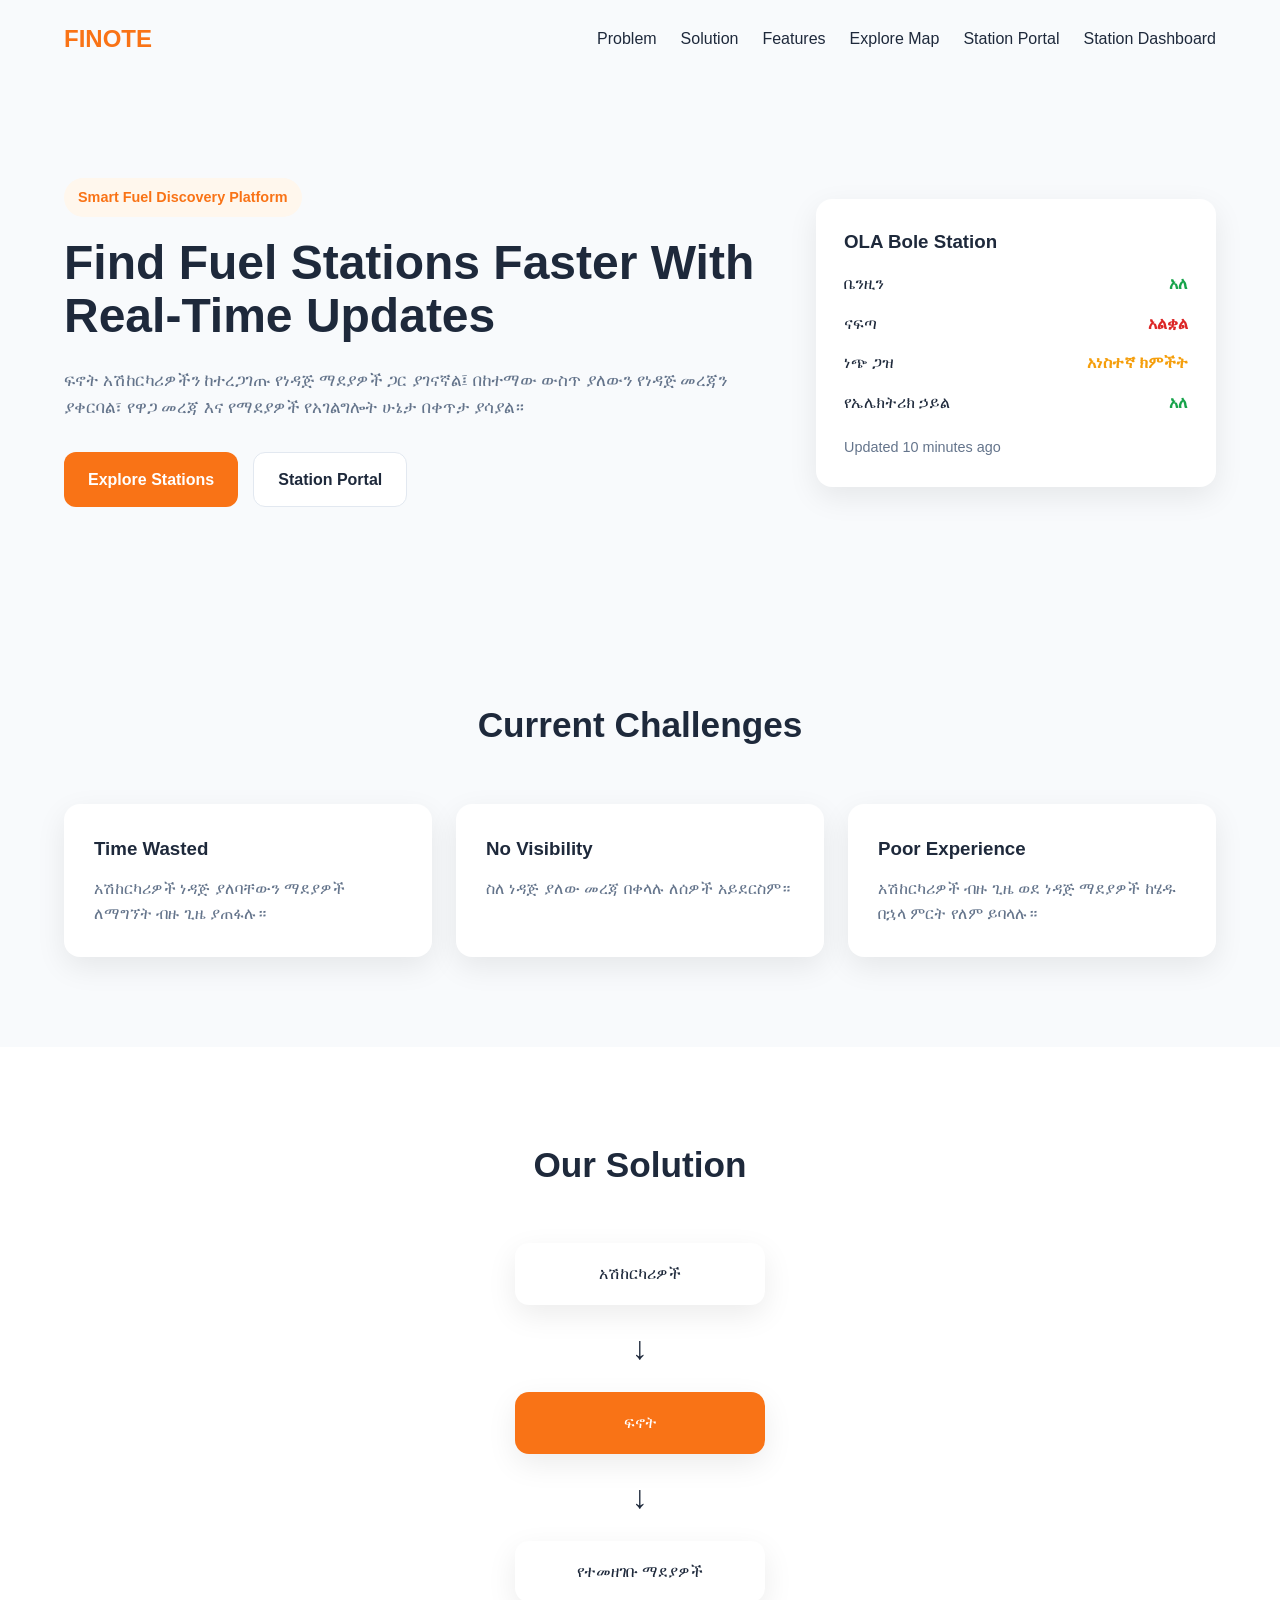
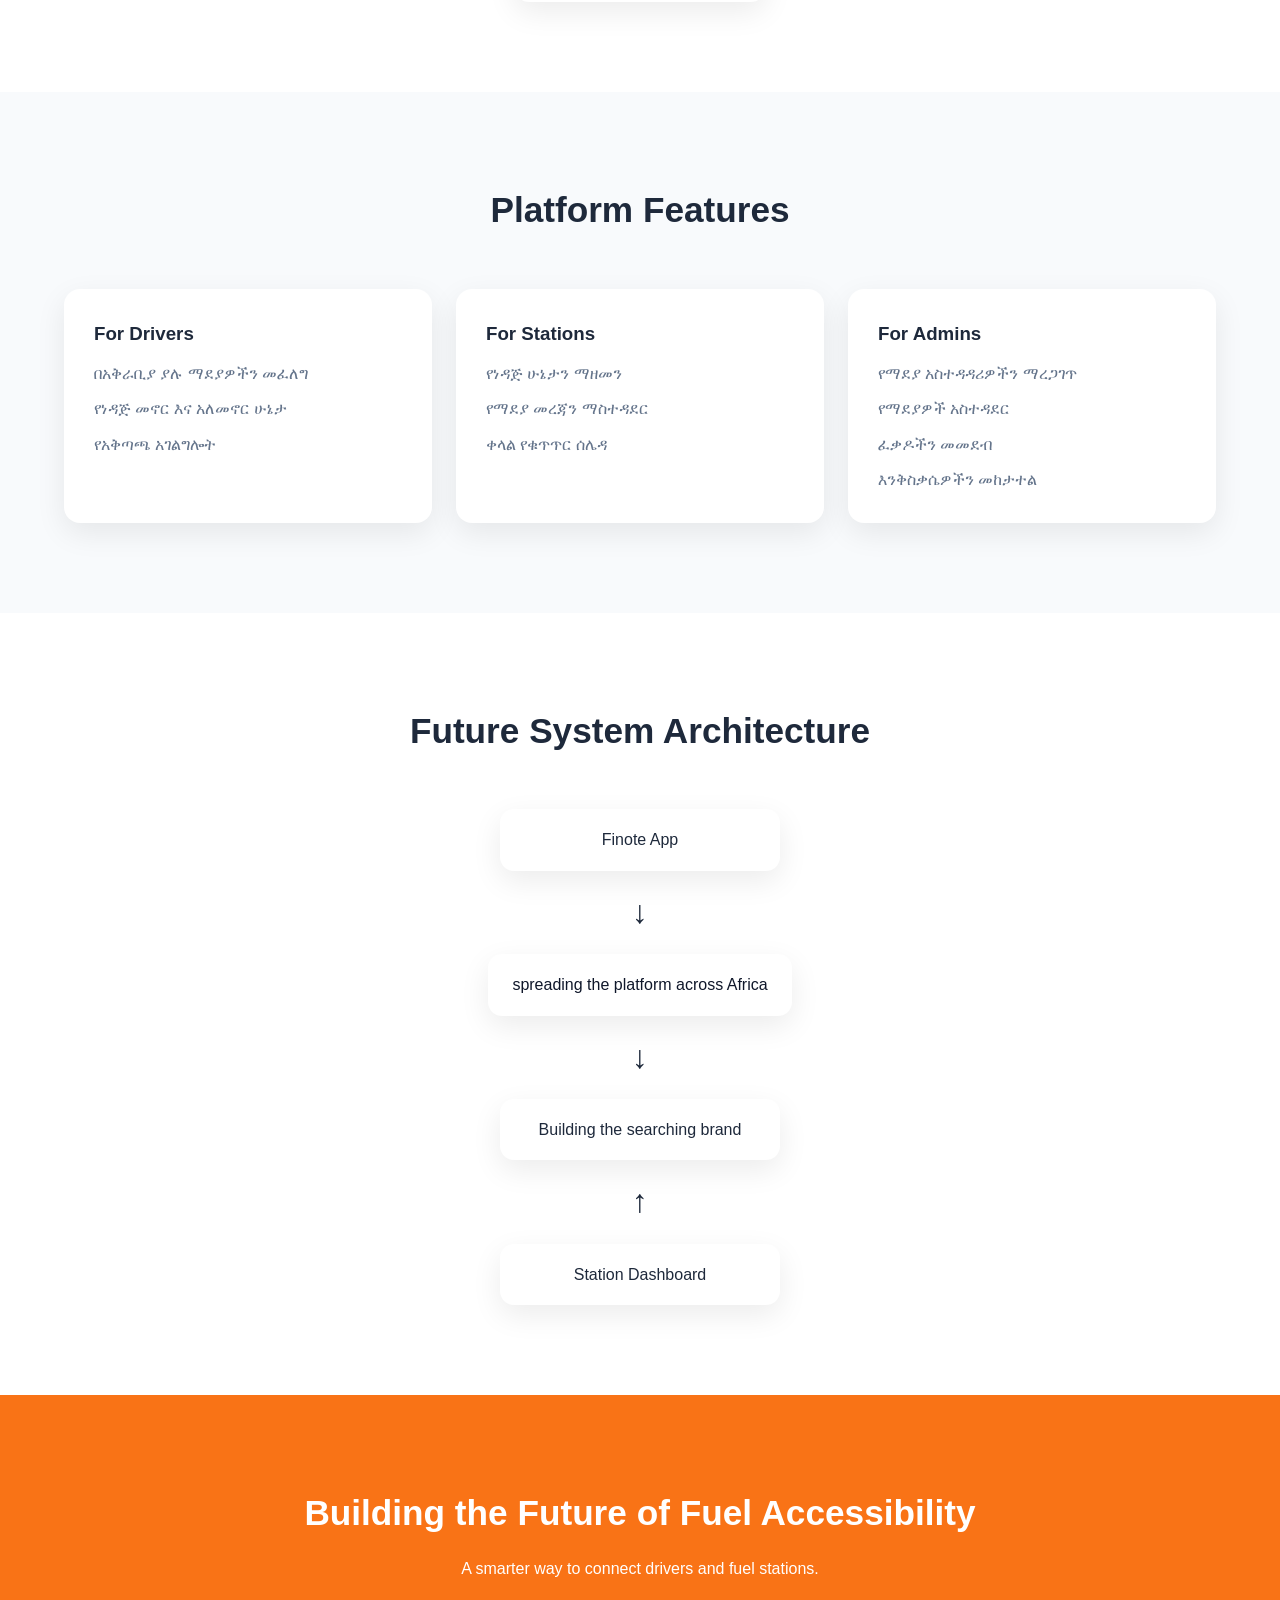
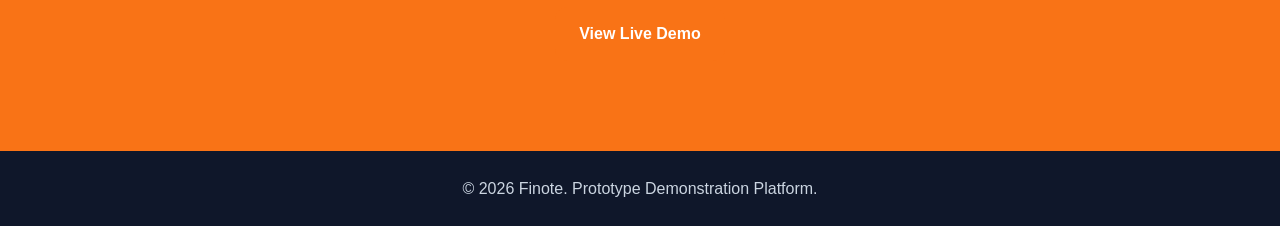
<file: index.html>
<!DOCTYPE html>

<html lang="en">
<head>
    <meta charset="UTF-8">
    <meta name="viewport" content="width=device-width, initial-scale=1.0">
    <title>Finote - Real-Time Fuel Availability Platform</title>


<link rel="stylesheet" href="css/style.css">


</head>
<body>


<!-- Navbar -->
<header class="navbar">
    <div class="container nav-container">

        <div class="logo">
            FINOTE
        </div>

        <nav class="nav-links">
            <a href="#problem">Problem</a>
            <a href="#solution">Solution</a>
            <a href="#features">Features</a>
            <a href="map.html">Explore Map</a>
            <a href="station-login.html">Station Portal</a>
             <a href="station-dashboard.html">Station Dashboard</a>
        </nav>

    </div>
</header>

<!-- Hero Section -->
<section class="hero">

    <div class="container hero-content">

        <div class="hero-text">

            <span class="badge">
                Smart Fuel Discovery Platform
            </span>

            <h1>
                Find Fuel Stations Faster With Real-Time Updates
            </h1>

            <p>
               ፍኖት አሽከርካሪዎችን ከተረጋገጡ የነዳጅ ማደያዎች 
               ጋር ያገናኛል፤ በከተማው ውስጥ ያለውን የነዳጅ መረጃን ያቀርባል፣ 
               የዋጋ መረጃ እና የማደያዎች የአገልግሎት ሁኔታ በቀጥታ ያሳያል።
            </p>

            <div class="hero-buttons">
                <a href="map.html" class="btn-primary">
                    Explore Stations
                </a>

                <a href="station-login.html" class="btn-secondary">
                    Station Portal
                </a>
            </div>

        </div>

        <div class="hero-card">

            <h3>OLA Bole Station</h3>

            <div class="status-item">
                <span>ቤንዚን</span>
                <span class="available">አለ</span>
            </div>

            <div class="status-item">
                <span>ናፍጣ</span>
                <span class="availablee">አልቋል</span>
            </div>

            <div class="status-item">
                <span>ነጭ ጋዝ</span>
                <span class="low-stock">አነስተኛ ክምችት</span>
            </div>

            <div class="status-item">
                <span>የኤሌክትሪክ ኃይል</span>
                <span class="available">አለ</span>
            </div>

            <p class="last-update">
                Updated 10 minutes ago
            </p>

        </div>

    </div>

</section>

<!-- Problem Section -->
<section id="problem" class="section">

    <div class="container">

        <h2>Current Challenges</h2>

        <div class="card-grid">

            <div class="card">
                <h3>Time Wasted</h3>
                <p>
                   አሽከርካሪዎች ነዳጅ ያለባቸውን ማደያዎች ለማግኘት ብዙ ጊዜ ያጠፋሉ።
                </p>
            </div>

            <div class="card">
                <h3>No Visibility</h3>
                <p>
                    ስለ ነዳጅ ያለው መረጃ በቀላሉ ለሰዎች አይደርስም።
                </p>
            </div>

            <div class="card">
                <h3>Poor Experience</h3>
                <p>
                    አሽከርካሪዎች ብዙ ጊዜ ወደ ነዳጅ ማደያዎች ከሄዱ በኋላ ምርት የለም ይባላሉ።
                </p>
            </div>

        </div>

    </div>

</section>

<!-- Solution -->
<section id="solution" class="section light-section">

    <div class="container">

        <h2>Our Solution</h2>

        <div class="workflow">

            <div class="workflow-box">
                አሽከርካሪዎች
            </div>

            <div class="arrow">↓</div>

            <div class="workflow-box highlight">
                ፍኖት
            </div>

            <div class="arrow">↓</div>

            <div class="workflow-box">
               የተመዘገቡ ማደያዎች
            </div>

        </div>

    </div>

</section>

<!-- Features -->
<section id="features" class="section">

    <div class="container">

        <h2>Platform Features</h2>

        <div class="card-grid">

            <div class="card">
                <h3>For Drivers</h3>

                <ul>
                    <li>በአቅራቢያ ያሉ ማደያዎችን መፈለግ</li>
                    <li>የነዳጅ መኖር እና አለመኖር ሁኔታ</li>
                    <li>የአቅጣጫ አገልግሎት</li>
                </ul>
            </div>

            <div class="card">
                <h3>For Stations</h3>

                <ul>
                    <li>የነዳጅ ሁኔታን ማዘመን</li>
                    <li>የማደያ መረጃን ማስተዳደር</li>
                    <li>ቀላል የቁጥጥር ሰሌዳ</li>
                </ul>
            </div>

            <div class="card">
                <h3>For Admins</h3>

                <ul>
                    <li>የማደያ አስተዳዳሪዎችን ማረጋገጥ</li>
                    <li>የማደያዎች አስተዳደር</li>
                    <li>ፈቃዶችን መመደብ</li>
                    <li>እንቅስቃሴዎችን መከታተል</li>
                </ul>
            </div>

        </div>

    </div>

</section>

<!-- Architecture -->
<section class="section light-section">

    <div class="container">

        <h2>Future System Architecture</h2>

        <div class="architecture">

            <div class="arch-box">
                Finote App
            </div>

            <div class="arch-arrow">↓</div>
              
            <div class="arch-box highlight">
                spreading the platform across Africa
            </div>
     
            <div class="arch-arrow">↓</div>

            <div class="arch-box">
                Building the searching brand
            </div>

            <div class="arch-arrow">↑</div>

            <div class="arch-box">
                Station Dashboard
            </div>

        </div>

    </div>

</section>

<!-- CTA -->
<section class="cta">

    <div class="container">

        <h2>
            Building the Future of Fuel Accessibility
        </h2>

        <p>
            A smarter way to connect drivers and fuel stations.
        </p>

        <a href="map.html" class="btn-primary">
            View Live Demo
        </a>

    </div>

</section>

<!-- Footer -->
<footer class="footer">
    <div class="container">
        <p>
            © 2026 Finote. Prototype Demonstration Platform.
        </p>
    </div>
</footer>


</body>
</html>
</file>
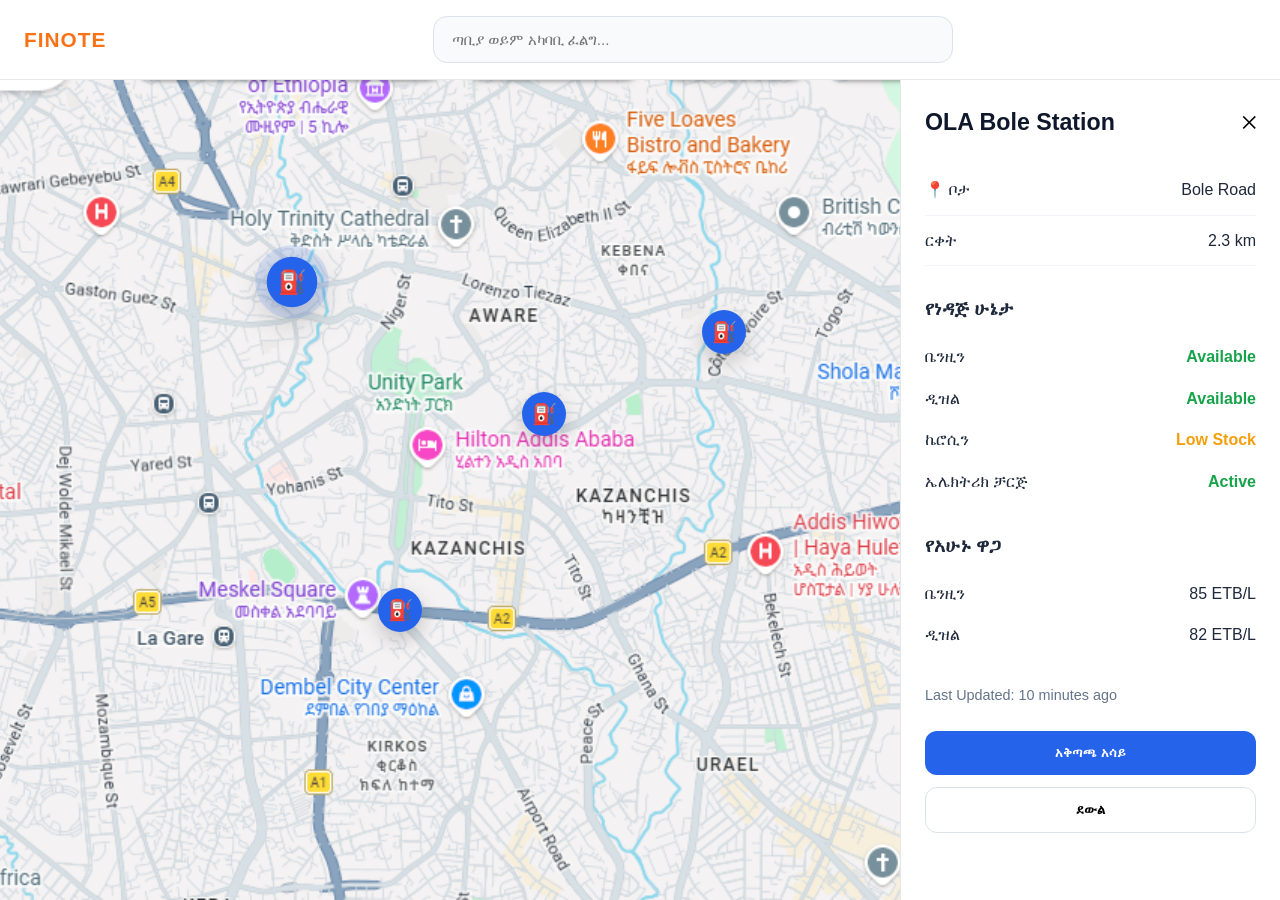
<file: map.html>
<!DOCTYPE html>
<html lang="am">
<head>
    <meta charset="UTF-8">
    <meta name="viewport" content="width=device-width, initial-scale=1.0">
    <title>Finote Map | Fuel Station Discovery</title>

    <link rel="stylesheet" href="css/style.css">
    <link rel="stylesheet" href="css/map.css">
</head>
<body>

<!-- Top Navigation -->
<header class="map-navbar">

    <div class="nav-left">
        <a href="index.html" class="logo">
            FINOTE
        </a>
    </div>

    <div class="nav-center">
        <div class="search-box">
            <input
                type="text"
                placeholder="ጣቢያ ወይም አካባቢ ፈልግ..."
                id="stationSearch"
            >
        </div>
    </div>

</header>

<!-- Main Layout -->
<main class="map-layout">

    <!-- Map Section -->
    <section class="map-container">

        <div class="map-placeholder">

            <img
                src="assets/map.PNG"
                alt="Addis Ababa Map"
                class="map-image"
            >

            <!-- Station Markers -->

          <!-- Station Markers -->

<button class="station-marker marker-1" data-id="1">
    <span class="marker-icon">⛽</span>
</button>

<button class="station-marker marker-2" data-id="2">
    <span class="marker-icon">⛽</span>
</button>

<button class="station-marker marker-3" data-id="3">
    <span class="marker-icon">⛽</span>
</button>

<button class="station-marker marker-4" data-id="4">
    <span class="marker-icon">⛽</span>
</button>

        </div>

    </section>

    <!-- Desktop Sidebar -->

    <aside
        class="station-sidebar"
        id="stationSidebar"
    >

        <div class="sidebar-header">

            <h2 id="stationName">
                ኦላ ቦሌ ጣቢያ
            </h2>

            <button id="closeSidebar">
                ✕
            </button>

        </div>

        <div class="station-info">

            <div class="info-row">
                <span>📍 ቦታ</span>
                <span id="stationLocation">
                    ቦሌ መንገድ
                </span>
            </div>

            <div class="info-row">
                <span>ርቀት</span>
                <span id="stationDistance">
                    2.3 ኪ.ሜ
                </span>
            </div>

        </div>

        <div class="status-section">

            <h3>
                የነዳጅ ሁኔታ
            </h3>

            <div class="fuel-status">
                <span>ቤንዚን</span>
                <span
                    id="gasolineStatus"
                    class="status available"
                >
                    አለ
                </span>
            </div>

            <div class="fuel-status">
                <span>ዲዝል</span>
                <span
                    id="dieselStatus"
                    class="status available"
                >
                    አለ
                </span>
            </div>

            <div class="fuel-status">
                <span>ኬሮሲን</span>
                <span
                    id="keroseneStatus"
                    class="status low"
                >
                    ዝቅተኛ
                </span>
            </div>

            <div class="fuel-status">
                <span>ኤሌክትሪክ ቻርጅ</span>
                <span
                    id="evStatus"
                    class="status available"
                >
                    ንቁ
                </span>
            </div>

        </div>

        <div class="price-section">

            <h3>
                የአሁኑ ዋጋ
            </h3>

            <div class="price-row">
                <span>ቤንዚን</span>
                <span id="gasolinePrice">
                    85 ብር/ሊ
                </span>
            </div>

            <div class="price-row">
                <span>ዲዝል</span>
                <span id="dieselPrice">
                    82 ብር/ሊ
                </span>
            </div>

        </div>

        <div class="update-section">

            <p id="lastUpdated">
                መጨረሻ የተዘመነው: 10 ደቂቃ በፊት
            </p>

        </div>

        <div class="sidebar-actions">

            <button
                class="primary-btn"
                id="directionBtn"
            >
                አቅጣጫ አሳይ
            </button>

            <button
                class="secondary-btn"
                id="callBtn"
            >
                ደውል
            </button>

        </div>

    </aside>

</main>

<!-- Mobile Bottom Sheet -->

<section
    class="mobile-station-sheet"
    id="mobileSheet"
>

    <div class="sheet-handle-area">
        <div class="sheet-handle"></div>
    </div>

    <!-- Collapsed Preview -->
    <div class="sheet-preview">

        <div class="preview-left">

            <h3 id="mobileStationName">
                ኦላ ቦሌ ጣቢያ
            </h3>

            <p id="mobileLocation">
                ቦሌ መንገድ
            </p>

        </div>

        <div
            class="preview-badge"
            id="mobileAvailabilityBadge"
        >
            ⛽ አለ
        </div>

    </div>

    <!-- Expandable Details -->
    <div class="sheet-content">

        <div class="mobile-section">

            <h4>ጣቢያ መረጃ</h4>

            <div class="info-row">
                <span>📍 ቦታ</span>
                <span id="mobileLocationText">
                    ቦሌ መንገድ
                </span>
            </div>

            <div class="info-row">
                <span>📏 ርቀት</span>
                <span id="mobileDistance">
                    2.3 ኪ.ሜ
                </span>
            </div>

        </div>

        <div class="mobile-section">

            <h4>የነዳጅ ሁኔታ</h4>

            <div class="fuel-status">
                <span>ቤንዚን</span>
                <span id="mobileGasoline">
                    አለ
                </span>
            </div>

            <div class="fuel-status">
                <span>ዲዝል</span>
                <span id="mobileDiesel">
                    አለ
                </span>
            </div>

            <div class="fuel-status">
                <span>ኬሮሲን</span>
                <span id="mobileKerosene">
                    ዝቅተኛ
                </span>
            </div>

            <div class="fuel-status">
                <span>ኤሌክትሪክ ቻርጅ</span>
                <span id="mobileEV">
                    ንቁ
                </span>
            </div>

        </div>

        <div class="mobile-section">

            <h4>የአሁኑ ዋጋ</h4>

            <div class="price-row">
                <span>ቤንዚን</span>
                <span id="mobileGasPrice">
                    85 ብር/ሊ
                </span>
            </div>

            <div class="price-row">
                <span>ዲዝል</span>
                <span id="mobileDieselPrice">
                    82 ብር/ሊ
                </span>
            </div>

        </div>

        <div class="update-section">

            <p
                id="mobileUpdated"
                class="mobile-updated"
            >
                10 ደቂቃ በፊት
            </p>

        </div>

        <div class="sidebar-actions">

            <button
                class="primary-btn"
                id="mobileDirectionBtn"
            >
                🧭 አቅጣጫ አሳይ
            </button>

            <button
                class="secondary-btn"
                id="mobileCallBtn"
            >
                📞 ደውል
            </button>

        </div>

    </div>

</section>

</section>

<script src="js/stations.js"></script>
<script src="js/map.js"></script>

</body>
</html>
</file>
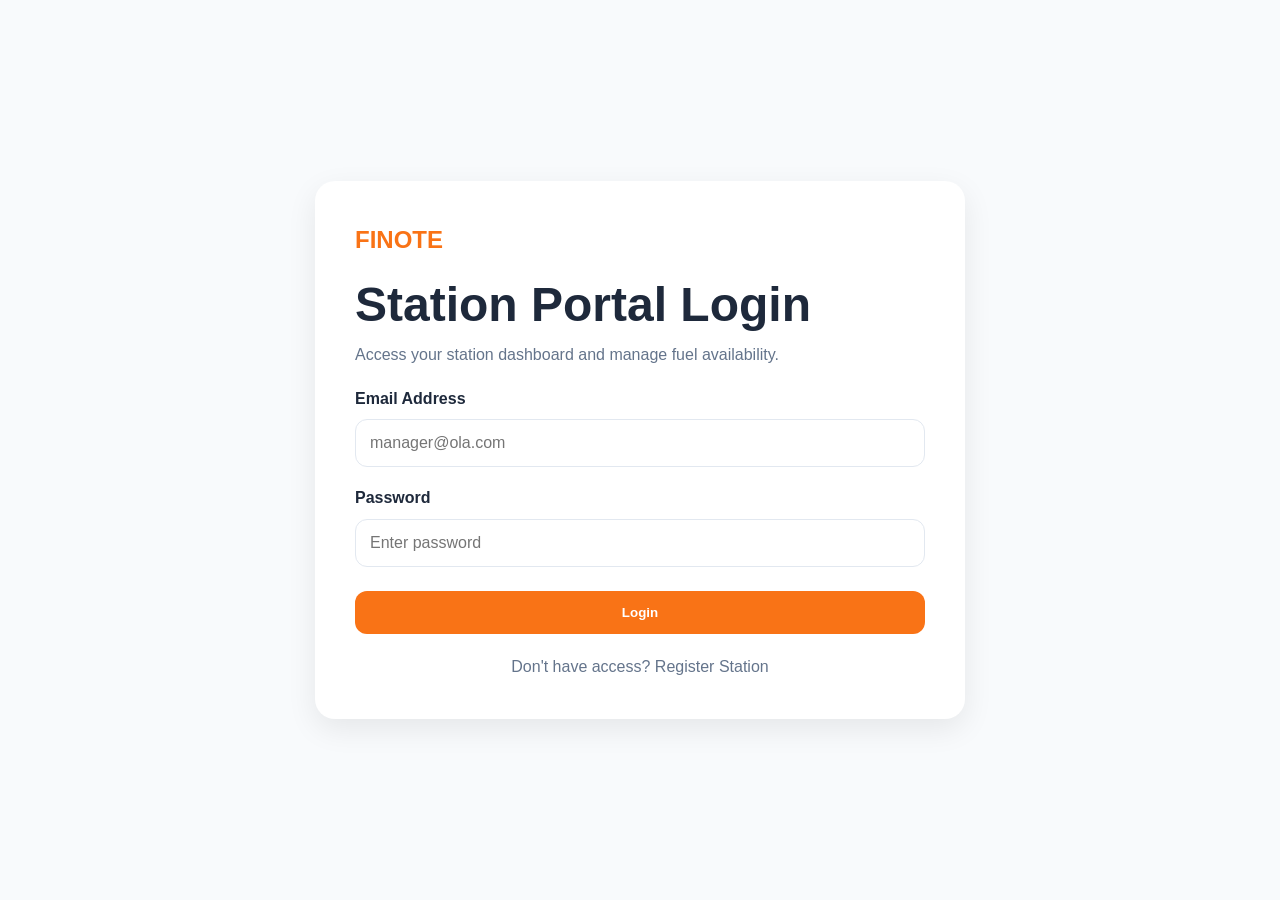
<file: station-login.html>
<!DOCTYPE html>

<html lang="en">
<head>
    <meta charset="UTF-8">
    <meta name="viewport" content="width=device-width, initial-scale=1.0">
    <title>Station Login | Finote</title>


<link rel="stylesheet" href="css/style.css">


</head>
<body>

<div class="auth-page">

    <div class="auth-card">

        <a href="index.html" class="logo">
            FINOTE
        </a>

        <h1>Station Portal Login</h1>

        <p>
            Access your station dashboard and manage fuel availability.
        </p>

        <form>

            <div class="form-group">
                <label>Email Address</label>
                <input type="email" placeholder="manager@ola.com">
            </div>

            <div class="form-group">
                <label>Password</label>
                <input type="password" placeholder="Enter password">
            </div>

            <button type="button" class="btn-primary">
                Login
            </button>

        </form>

        <div class="auth-footer">
            <p>
                Don't have access?
                <a href="station-register.html">
                    Register Station
                </a>
            </p>
        </div>

    </div>

</div>


</body>
</html>
</file>
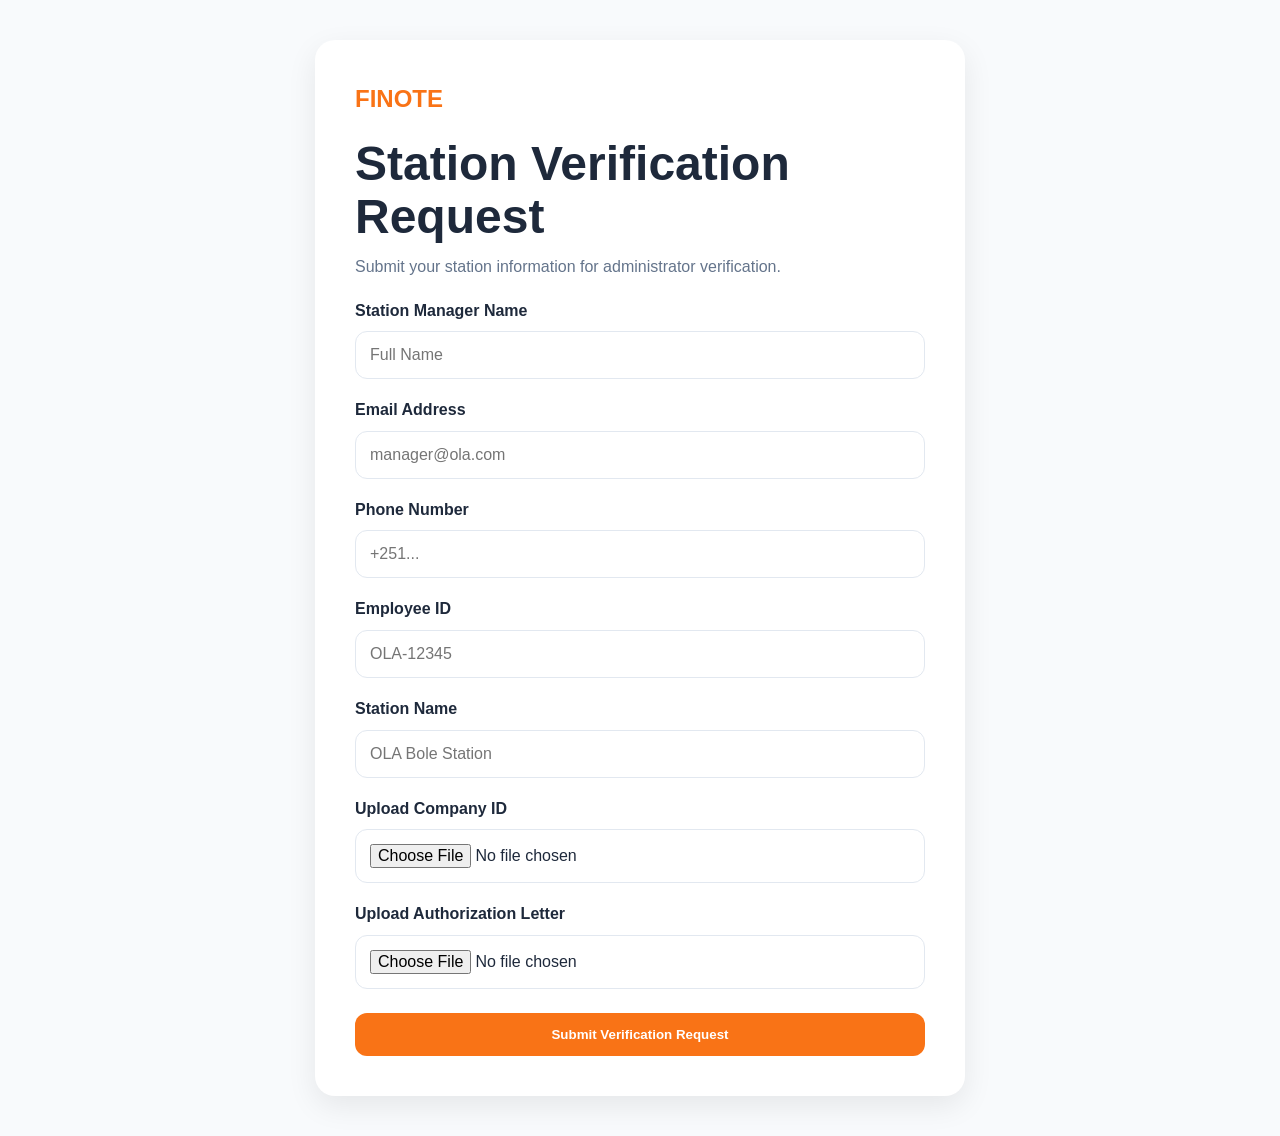
<file: station-register.html>
<!DOCTYPE html>

<html lang="en">
<head>
    <meta charset="UTF-8">
    <meta name="viewport" content="width=device-width, initial-scale=1.0">
    <title>Station Registration | Finote</title>


<link rel="stylesheet" href="css/style.css">


</head>
<body>


<div class="auth-page">

    <div class="register-card">

        <a href="index.html" class="logo">
            FINOTE
        </a>

        <h1>Station Verification Request</h1>

        <p>
            Submit your station information for administrator verification.
        </p>

        <form>

            <div class="form-group">
                <label>Station Manager Name</label>
                <input type="text" placeholder="Full Name">
            </div>

            <div class="form-group">
                <label>Email Address</label>
                <input type="email" placeholder="manager@ola.com">
            </div>

            <div class="form-group">
                <label>Phone Number</label>
                <input type="text" placeholder="+251...">
            </div>

            <div class="form-group">
                <label>Employee ID</label>
                <input type="text" placeholder="OLA-12345">
            </div>

            <div class="form-group">
                <label>Station Name</label>
                <input type="text" placeholder="OLA Bole Station">
            </div>

            <div class="form-group">
                <label>Upload Company ID</label>
                <input type="file">
            </div>

            <div class="form-group">
                <label>Upload Authorization Letter</label>
                <input type="file">
            </div>

            <button type="button" class="btn-primary">
                Submit Verification Request
            </button>

        </form>

    </div>

</div>


</body>
</html>
</file>
<file: css/style.css>
/* =========================
RESET
========================= */

*{
margin:0;
padding:0;
box-sizing:border-box;
}

html{
scroll-behavior:smooth;
}

body{
font-family:Inter, Arial, sans-serif;
background:#f8fafc;
color:#1e293b;
line-height:1.6;
}

a{
text-decoration:none;
color:inherit;
}

ul{
list-style:none;
}

img{
max-width:100%;
}

/* =========================
VARIABLES
========================= */

:root{
--primary:#f97316;
--primary-dark:#ea580c;


--success:#16a34a;
--warning:#f59e0b;
--danger:#dc2626;

--white:#ffffff;
--border:#e2e8f0;
--gray:#64748b;

--bg:#f8fafc;
--card:#ffffff;

--shadow:0 10px 30px rgba(0,0,0,.08);
--radius:16px;


}

/* =========================
GLOBAL
========================= */

.container{
width:min(1200px,90%);
margin:auto;
}

.section{
padding:90px 0;
}

.light-section{
background:white;
}

h1{
font-size:3rem;
line-height:1.1;
}

h2{
font-size:2.2rem;
text-align:center;
margin-bottom:50px;
}

h3{
margin-bottom:12px;
}

p{
color:var(--gray);
}

/* =========================
BUTTONS
========================= */

.btn-primary{
display:inline-flex;
align-items:center;
justify-content:center;


padding:14px 24px;

background:var(--primary);
color:white;

border:none;
border-radius:12px;

font-weight:600;

transition:.3s;
cursor:pointer;


}

.btn-primary:hover{
background:var(--primary-dark);
}

.btn-secondary{
display:inline-flex;
align-items:center;
justify-content:center;


padding:14px 24px;

border:1px solid var(--border);

background:white;
border-radius:12px;

font-weight:600;


}

.btn-secondary:hover

/* =========================
NAVBAR
========================= */

.navbar{
background:white;
border-bottom:1px solid var(--border);


position:sticky;
top:0;
z-index:100;


}

.nav-container{
display:flex;
align-items:center;
justify-content:space-between;


padding:20px 0;


}

.logo{
font-size:1.5rem;
font-weight:800;
color:var(--primary);
}

.nav-links{
display:flex;
align-items:center;
gap:24px;
}

.nav-links a{
font-weight:500;
}

/* =========================
HERO
========================= */

.hero{
padding:100px 0;
}

.hero-content{
display:grid;
grid-template-columns:1fr 400px;
gap:60px;
align-items:center;
}

.badge{
display:inline-block;


padding:8px 14px;

background:#fff7ed;
color:var(--primary);

border-radius:999px;

font-size:.9rem;
font-weight:600;

margin-bottom:20px;


}

.hero-text p{
margin:25px 0;
font-size:1.05rem;
}

.hero-buttons{
display:flex;
gap:15px;
margin-top:30px;
}

.hero-card{
background:white;
padding:28px;
border-radius:var(--radius);
box-shadow:var(--shadow);
}

.status-item{
display:flex;
justify-content:space-between;
margin:14px 0;
}

.available{
color:var(--success);
font-weight:600;
}

.availablee{
color:var(--danger);
font-weight:600;
}
.low-stock{
color:var(--warning);
font-weight:600;
}

.last-update{
margin-top:20px;
font-size:.9rem;
}

/* =========================
CARDS
========================= */

.card-grid{
display:grid;
grid-template-columns:repeat(3,1fr);
gap:24px;
}

.card{
background:white;
padding:30px;
border-radius:var(--radius);
box-shadow:var(--shadow);
}

.card ul{
display:flex;
flex-direction:column;
gap:10px;
}

.card li{
color:var(--gray);
}

/* =========================
WORKFLOW
========================= */

.workflow{
display:flex;
flex-direction:column;
align-items:center;
gap:18px;
}

.workflow-box{
background:white;
padding:18px 30px;
border-radius:14px;
box-shadow:var(--shadow);
min-width:250px;
text-align:center;
}

.highlight{
background:var(--primary);
color:white;
}

.arrow{
font-size:2rem;
}

/* =========================
ARCHITECTURE
========================= */

.architecture{
display:flex;
flex-direction:column;
align-items:center;
gap:16px;
}

.arch-box{
min-width:280px;


background:white;

padding:18px 24px;

text-align:center;

border-radius:14px;

box-shadow:var(--shadow);


}

.arch-box.highlight{
    color :#0f172a;
}

.arch-arrow{
font-size:2rem;
}

/* =========================
CTA
========================= */

.cta{
background:var(--primary);
color:white;


text-align:center;

padding:90px 20px;


}

.cta h2{
color:white;
margin-bottom:15px;
}

.cta p{
color:white;
margin-bottom:25px;
}

/* =========================
FOOTER
========================= */

.footer{
background:#0f172a;
color:white;
text-align:center;
padding:25px;
}

.footer p{
color:#cbd5e1;
}

/* =========================
AUTH PAGES
========================= */

.auth-page{
min-height:100vh;


display:flex;
justify-content:center;
align-items:center;

padding:40px 20px;


}

.auth-card,
.register-card{
width:100%;
max-width:650px;


background:white;

padding:40px;

border-radius:20px;

box-shadow:var(--shadow);


}

.auth-card h1,
.register-card h1{
margin:20px 0 10px;
}

.form-group{
margin-top:18px;
}

.form-group label{
display:block;
margin-bottom:8px;
font-weight:600;
}

.form-group input,
.form-group select{
width:100%;


padding:14px;

border:1px solid var(--border);

border-radius:12px;

font-size:1rem;


}

.auth-card button,
.register-card button{
width:100%;
margin-top:24px;
}

.auth-footer{
margin-top:20px;
text-align:center;
}

/* =========================
PAGE HEADER
========================= */

.page-header{
margin-bottom:35px;
}

.page-header h1{
font-size:2rem;
margin-bottom:10px;
}

/* =========================
RESPONSIVE
========================= */

@media(max-width:992px){


.hero-content{
    grid-template-columns:1fr;
}

.card-grid{
    grid-template-columns:1fr;
}


}

@media(max-width:768px){


h1{
    font-size:2.2rem;
}

h2{
    font-size:1.8rem;
}

.nav-container{
    flex-direction:column;
    gap:20px;
}

.nav-links{
    flex-wrap:wrap;
    justify-content:center;
}

.hero-buttons{
    flex-direction:column;
}


}
</file>
<file: css/map.css>
/* =========================
   MAP NAVBAR
========================= */

.map-navbar{
    height:80px;
    background:#ffffff;
    border-bottom:1px solid #e5e7eb;

    display:flex;
    align-items:center;
    justify-content:space-between;

    padding:0 24px;

    position:sticky;
    top:0;
    z-index:1000;
}

.logo{
    text-decoration:none;
    color:#f97316;
    font-size:1.3rem;
    font-weight:700;
    letter-spacing:1px;
}

.nav-left{
    display:flex;
    align-items:center;
}

.nav-center{
    flex:1;
    display:flex;
    justify-content:center;
    padding-left:24px;
}

.search-box{
    width:100%;
    max-width:520px;
}

.search-box input{
    width:100%;
    padding:14px 18px;

    border:1px solid #dbe2ea;
    border-radius:14px;

    background:#f8fafc;

    font-size:.95rem;
    outline:none;

    transition:.25s ease;
}

.search-box input:focus{
    border-color:#2563eb;

    background:#fff;

    box-shadow:
    0 0 0 4px rgba(37,99,235,.12);
}

/* =========================
   MAIN LAYOUT
========================= */

.map-layout{
    display:grid;
    grid-template-columns:1fr 380px;

    height:calc(100vh - 80px);
}

/* =========================
   MAP AREA
========================= */

.map-container{
    position:relative;
    overflow:hidden;
}

.map-placeholder{
    position:relative;

    width:100%;
    height:100%;

    overflow:hidden;
}

.map-image{
    width:100%;
    height:100%;

    object-fit:cover;

    display:block;
}

/* =========================
   STATION MARKERS
========================= */

.station-marker{
    position:absolute;

    width:44px;
    height:44px;

    border:none;

    border-radius:50%;

    background:#2563eb;

    color:#fff;

    display:flex;
    align-items:center;
    justify-content:center;

    cursor:pointer;

    z-index:20;

    font-size:20px;

    box-shadow:
    0 8px 20px rgba(0,0,0,.20);

    transition:.25s ease;
}

.station-marker:hover{
    transform:scale(1.12);
}

.station-marker.active{
    transform:scale(1.15);

    box-shadow:
    0 0 0 10px rgba(37,99,235,.15),
    0 10px 30px rgba(0,0,0,.25);
}

.marker-icon{
    display:flex;
    align-items:center;
    justify-content:center;

    width:100%;
    height:100%;
}

/* Marker Locations */

.marker-1{
    top:22%;
    left:30%;
}

.marker-2{
    top:38%;
    left:58%;
}

.marker-3{
    top:62%;
    left:42%;
}

.marker-4{
    top:28%;
    left:78%;
}

/* =========================
   DESKTOP SIDEBAR
========================= */

.station-sidebar{
    background:#fff;

    border-left:1px solid #e5e7eb;

    padding:24px;

    overflow-y:auto;
}

.sidebar-header{
    display:flex;
    justify-content:space-between;
    align-items:center;

    margin-bottom:24px;
}

.sidebar-header h2{
    margin:0;

    color:#0f172a;

    font-size:1.45rem;
}

.sidebar-header button{
    border:none;
    background:none;

    cursor:pointer;

    font-size:1.2rem;
}

.station-info,
.status-section,
.price-section{
    margin-bottom:28px;
}

.info-row{
    display:flex;
    justify-content:space-between;

    padding:12px 0;

    border-bottom:1px solid #f1f5f9;
}

.fuel-status{
    display:flex;
    justify-content:space-between;

    padding:8px 0;
}

.price-row{
    display:flex;
    justify-content:space-between;

    padding:8px 0;
}

.available{
    color:#16a34a;
    font-weight:600;
}

.low{
    color:#f59e0b;
    font-weight:600;
}

.unavailable{
    color:#dc2626;
    font-weight:600;
}

.update-section{
    margin-bottom:24px;
}

.update-section p{
    color:#64748b;
    font-size:.9rem;
}

.sidebar-actions{
    display:flex;
    flex-direction:column;
    gap:12px;
}

.primary-btn{
    border:none;

    width:100%;

    padding:14px;

    border-radius:12px;

    background:#2563eb;
    color:#fff;

    font-weight:600;

    cursor:pointer;

    transition:.25s ease;
}

.primary-btn:hover{
    transform:translateY(-1px);
}

.secondary-btn{
    width:100%;

    padding:14px;

    border-radius:12px;

    border:1px solid #dbe2ea;

    background:#fff;

    font-weight:600;

    cursor:pointer;

    transition:.25s ease;
}

.secondary-btn:hover{
    background:#f8fafc;
}

/* =========================
   MOBILE SHEET DEFAULT
========================= */

.mobile-station-sheet{
    display:none;
}

.sheet-handle-area{
    height:42px;

    display:flex;
    align-items:center;
    justify-content:center;
}

.sheet-handle{
    width:70px;
    height:6px;

    border-radius:999px;

    background:#cbd5e1;
}

.sheet-preview{
    display:flex;
    align-items:center;
    justify-content:space-between;

    padding:0 20px 16px;

    border-bottom:1px solid #e2e8f0;
}

.preview-left h3{
    margin:0;

    font-size:1rem;

    color:#0f172a;
}

.preview-left p{
    margin-top:4px;

    color:#64748b;

    font-size:.85rem;
}

.preview-badge{
    background:#ecfdf5;

    color:#16a34a;

    padding:7px 12px;

    border-radius:999px;

    font-size:.8rem;
    font-weight:600;
}

.sheet-content{
    overflow-y:auto;
}

.mobile-section{
    margin-bottom:24px;
}

.mobile-section h4{
    margin-bottom:14px;

    color:#0f172a;
}

.mobile-section .info-row,
.mobile-section .fuel-status,
.mobile-section .price-row{
    padding:12px 0;

    border-bottom:1px solid #f1f5f9;
}

.mobile-updated{
    text-align:center;

    color:#64748b;

    font-size:.85rem;
}

/* =========================
   TABLET & MOBILE
========================= */

@media (max-width:992px){

    .map-layout{
        display:block;
    }

    .station-sidebar{
        display:none;
    }

    .map-container{
        height:100%;
    }

    .mobile-station-sheet{

        display:block;

        position:fixed;

        left:0;
        right:0;
        bottom:0;

        background:#fff;

        border-radius:24px 24px 0 0;

        height:120px;

        overflow:hidden;

        z-index:1200;

        transition:height .35s ease;

        box-shadow:
        0 -10px 30px rgba(0,0,0,.15);
    }

    .mobile-station-sheet.expanded{
        height:78vh;
    }

    .sheet-content{
        height:calc(100% - 125px);

        overflow-y:auto;

        padding:20px;
    }
}

/* =========================
   MOBILE
========================= */

@media (max-width:768px){

    .map-navbar{
        flex-direction:column;

        height:auto;

        gap:12px;

        padding:16px;
    }

    .nav-center{
        width:100%;
        padding:0;
    }

    .search-box{
        max-width:100%;
    }

    .station-marker{
        width:52px;
        height:52px;

        font-size:24px;
    }

    .mobile-station-sheet{
        height:115px;
    }

    .mobile-station-sheet.expanded{
        height:82vh;
    }
}

/* =========================
   SMALL PHONES
========================= */

@media (max-width:480px){

    .mobile-station-sheet.expanded{
        height:85vh;
    }

    .sheet-content{
        padding:18px;
    }

    .station-marker{
        width:48px;
        height:48px;

        font-size:22px;
    }

    .preview-left h3{
        font-size:.95rem;
    }

    .preview-badge{
        font-size:.75rem;

        padding:6px 10px;
    }
}
</file>
